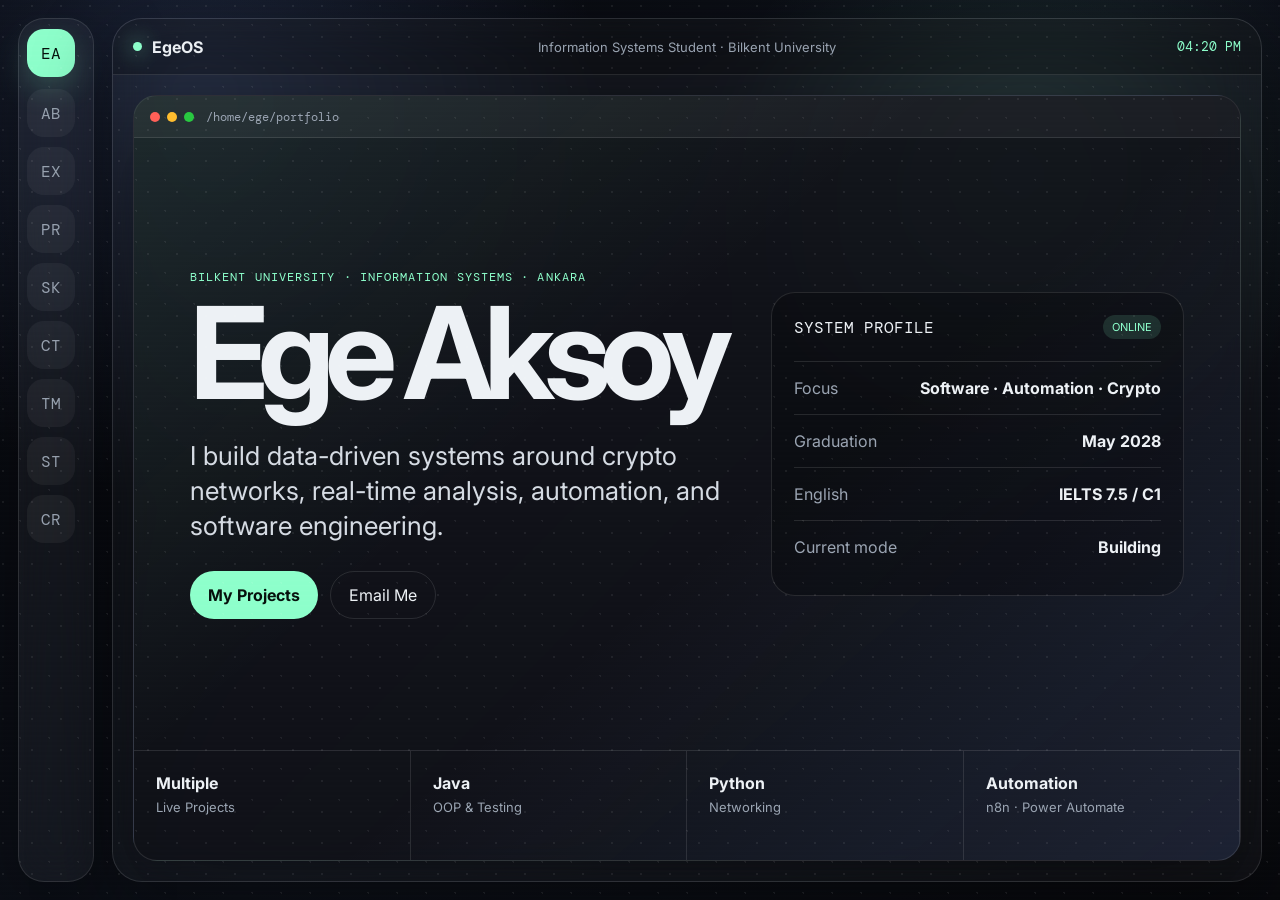
<file: static/monitor/index.html>
<!DOCTYPE html>
<html lang="en">
<head>
  <meta charset="UTF-8" />
  <meta name="viewport" content="width=device-width, initial-scale=1.0" />
  <title>EgeOS — Ege Aksoy</title>
  <meta name="description" content="EgeOS — interactive portfolio interface of Ege Aksoy, Information Systems student at Bilkent University." />
  <link rel="preconnect" href="https://fonts.googleapis.com" />
  <link rel="preconnect" href="https://fonts.gstatic.com" crossorigin />
  <link href="https://fonts.googleapis.com/css2?family=DM+Mono:wght@300;400;500&family=Inter:wght@300;400;500;600;700;800&display=swap" rel="stylesheet" />
  <link rel="stylesheet" href="style.css" />
</head>
<body>
  <div class="scanlines"></div>
  <div class="noise"></div>

  <main class="os-shell">
    <aside class="dock" aria-label="Desktop navigation">
      <button class="dock-item active" data-window="home" aria-label="Home">EA</button>
      <button class="dock-item" data-window="about" aria-label="About">AB</button>
      <button class="dock-item" data-window="experience" aria-label="Experience">EX</button>
      <button class="dock-item" data-window="projects" aria-label="Projects">PR</button>
      <button class="dock-item" data-window="skills" aria-label="Skills">SK</button>
      <button class="dock-item" data-window="contact" aria-label="Contact">CT</button>
      <button class="dock-item" data-window="terminal" aria-label="Terminal">TM</button>
      <button class="dock-item" data-window="status" aria-label="System Status">ST</button>
      <button class="dock-item" data-window="credits" aria-label="Credits">CR</button>
    </aside>

    <section class="desktop">
      <header class="topbar">
        <div class="brand">
          <span class="status-dot"></span>
          <span>EgeOS</span>
        </div>
        <div class="topbar-center">Information Systems Student · Bilkent University</div>
        <div class="clock" id="clock">00:00</div>
      </header>

      <section class="hero-window window active" id="home">
        <div class="window-bar">
          <div class="traffic">
            <span></span><span></span><span></span>
          </div>
          <span class="window-title">/home/ege/portfolio</span>
        </div>

        <div class="hero-grid">
          <div class="hero-copy">
            <p class="eyebrow">Bilkent University · Information Systems · Ankara</p>
            <h1>Ege Aksoy</h1>
            <p class="hero-lead">
              I build data-driven systems around crypto networks, real-time analysis,
              automation, and software engineering.
            </p>
            <div class="hero-actions">
              <button class="primary-action" data-window="projects">My Projects</button>
              <a class="secondary-action" href="mailto:egeaksoy@ug.bilkent.edu.tr">Email Me</a>
            </div>
          </div>

          <div class="system-card">
            <div class="system-header">
              <span class="mono">SYSTEM PROFILE</span>
              <span class="pill live">ONLINE</span>
            </div>
            <div class="metric">
              <span>Focus</span>
              <strong>Software · Automation · Crypto</strong>
            </div>
            <div class="metric">
              <span>Graduation</span>
              <strong>May 2028</strong>
            </div>
            <div class="metric">
              <span>English</span>
              <strong>IELTS 7.5 / C1</strong>
            </div>
            <div class="metric">
              <span>Current mode</span>
              <strong>Building</strong>
            </div>
          </div>
        </div>

        <div class="quick-stats">
          <div><strong>Multiple</strong><span>Live Projects</span></div>
          <div><strong>Java</strong><span>OOP & Testing</span></div>
          <div><strong>Python</strong><span>Networking</span></div>
          <div><strong>Automation</strong><span>n8n · Power Automate</span></div>
        </div>
      </section>

      <section class="window" id="about">
        <div class="window-bar"><div class="traffic"><span></span><span></span><span></span></div><span class="window-title">about.md</span></div>
        <div class="content two-col">
          <div>
            <p class="eyebrow">01 — About</p>
            <h2>Who I Am</h2>
          </div>
          <div class="rich-text">
            <p>I am an undergraduate student at Bilkent University with a strong interest in cryptocurrency systems, networking, and data analysis.</p>
            <p>I enjoy building data-driven projects that capture, analyze, and react to live information, combining software development with automation and system-level thinking.</p>
            <div class="info-table">
              <div><span>University</span><strong>Bilkent University</strong></div>
              <div><span>Department</span><strong>Computer Technologies & Information Systems</strong></div>
              <div><span>Graduation</span><strong>May 2028</strong></div>
              <div><span>IELTS</span><strong>7.5 / C1</strong></div>
            </div>
<div class="education-section">
  <p class="eyebrow">01.1 — EDUCATION</p>

  <div class="education-card">
    <h3>Bilkent University</h3>
    <span class="education-years">2023 — 2028</span>
    <p>
      Pursuing a B.Sc. in Computer Technologies and Information Systems (CTIS),
      focusing on software engineering, information systems, networking,
      databases, algorithms, and modern software development practices.
    </p>
  </div>

  <div class="education-card">
    <h3>South East Technological University (SETU)</h3>
    <span class="education-years">Erasmus+ • Fall 2026</span>
    <p>
      Exchange semester at SETU Carlow, Ireland, studying software development,
      advanced programming, cloud technologies, software engineering, and
      operating systems.
    </p>
  </div>
</div>

          </div>
        </div>
        
      </section>

      <section class="window" id="experience">
        <div class="window-bar"><div class="traffic"><span></span><span></span><span></span></div><span class="window-title">experience.log</span></div>
        <div class="content">
          <p class="eyebrow">02 — Experience</p>
          <h2>Internship Experience</h2>
          <article class="timeline-card">
            <div class="date">Jul – Aug 2025</div>
            <div>
              <h3>Information Technology Intern</h3>
              <p class="muted">Göltaş Çimento · Isparta, Turkey</p>
              <ul>
                <li>Worked with SAP ERP systems and gained practical exposure to ABAP programming.</li>
                <li>Designed automation workflows with Microsoft Power Automate and n8n.</li>
                <li>Replaced repetitive manual processes with efficient automated solutions.</li>
              </ul>
            </div>
          </article>
        </div>
      </section>

      <section class="window" id="projects">
        <div class="window-bar"><div class="traffic"><span></span><span></span><span></span></div><span class="window-title">projects/selected-work</span></div>
        <div class="content">
          <p class="eyebrow">03 — Projects</p>
          <h2>Selected Work</h2>
          <div class="project-grid">
            <article class="project-card featured">
              <span class="project-num">01</span>
              <h3>Real-Time Opportunity Detector</h3>
              <p>Java-based crypto opportunity tracker using Binance market data, anomaly detection, signal scoring, JSON history logging, and Telegram alerts.</p>
              <div class="tags"><span>Java</span><span>Maven</span><span>Binance API</span><span>Telegram Bot</span></div>
              <div class="links">
                <a href="https://egeaksoy.net/opportunitydashboard/" target="_blank" rel="noopener">Dashboard ↗</a>
                <a href="https://github.com/egeaksoy00/real-time-opportunity-detector" target="_blank" rel="noopener">GitHub ↗</a>
              </div>
            </article>

            <article class="project-card">
              <span class="project-num">02</span>
              <h3>Frontend Black Tile Game</h3>
              <p>Reaction-based browser game with countdown, dynamic tile generation, scoring, local high score storage, and GitHub Pages deployment.</p>
              <div class="tags"><span>HTML</span><span>CSS</span><span>JavaScript</span></div>
              <div class="links">
                <a href="https://egeaksoy00.github.io/frontend-black-tile-game/" target="_blank" rel="noopener">Live ↗</a>
                <a href="https://github.com/egeaksoy00/frontend-black-tile-game" target="_blank" rel="noopener">GitHub ↗</a>
              </div>
            </article>

            <article class="project-card">
              <span class="project-num">03</span>
              <h3>Selenium-Cucumber Framework</h3>
              <p>End-to-end UI test automation framework using Selenium, Cucumber, Java, Page Object Model, smoke/regression tagging, and GitHub Actions.</p>
              <div class="tags"><span>Java</span><span>Selenium</span><span>Cucumber</span><span>Maven</span></div>
              <div class="links"><a href="https://github.com/egeaksoy00/saucedemo-selenium-cucumber-framework" target="_blank" rel="noopener">GitHub ↗</a></div>
            </article>

            <article class="project-card">
              <span class="project-num">04</span>
              <h3>Court Reservation System</h3>
              <p>Java Swing desktop application for viewing available courts and creating bookings through an OOP-based interactive interface.</p>
              <div class="tags"><span>Java</span><span>OOP</span><span>Swing</span></div>
              <div class="links"><a href="https://github.com/egeaksoy00/court-reservation" target="_blank" rel="noopener">GitHub ↗</a></div>
            </article>

            <article class="project-card">
              <span class="project-num">05</span>
              <h3>Cryptography Collection</h3>
              <p>Educational Java implementations of Caesar Cipher, Vigenère Cipher, brute-force tools, and classical encryption experiments.</p>
              <div class="tags"><span>Java</span><span>Algorithms</span></div>
              <div class="links"><a href="https://github.com/egeaksoy00/Cryptography" target="_blank" rel="noopener">GitHub ↗</a></div>
            </article>

            <article class="project-card">
              <span class="project-num">06</span>
              <h3>Basic Network Sniffer</h3>
              <p>Python and Scapy packet sniffer for protocol-level packet analysis, real-time logging, and networking practice.</p>
              <div class="tags"><span>Python</span><span>Scapy</span><span>Networking</span></div>
              <div class="links"><a href="https://github.com/egeaksoy00/basic-network-sniffer" target="_blank" rel="noopener">GitHub ↗</a></div>
            </article>

            <article class="project-card">
              <span class="project-num">07</span>
              <h3>BudgetBuddy</h3>
              <p>Student-focused budgeting app concept designed to track daily, weekly, and monthly expenses through a clean interface.</p>
              <div class="tags"><span>Figma</span><span>React Native</span><span>Firebase</span></div>
            </article>

            <article class="project-card">
              <span class="project-num">08</span>
              <h3>DriveEase Car Rental System</h3>
              <p>Multi-page car rental management web app using vanilla JavaScript, DOM manipulation, LocalStorage, and responsive UI.</p>
              <div class="tags"><span>HTML</span><span>CSS</span><span>JavaScript</span><span>Bootstrap</span></div>
              <div class="links">
                <a href="https://egeaksoy00.github.io/car-rental-project/" target="_blank" rel="noopener">Live ↗</a>
                <a href="https://github.com/egeaksoy00/car-rental-project" target="_blank" rel="noopener">GitHub ↗</a>
              </div>
            </article>
          </div>
        </div>
      </section>

      <section class="window" id="skills">
        <div class="window-bar"><div class="traffic"><span></span><span></span><span></span></div><span class="window-title">skills.json</span></div>
        <div class="content">
          <p class="eyebrow">04 — Skills</p>
          <h2>Tech Stack</h2>
          <div class="skills-grid">
            <div><h3>Languages</h3><p>Java · Python · JavaScript · HTML · CSS · C</p></div>
            <div><h3>Concepts</h3><p>OOP · Data Structures · Algorithms · Networking · Packet Analysis · Automation</p></div>
            <div><h3>Tools</h3><p>Git · GitHub · Java Swing · n8n · Power Automate · Maven · Selenium</p></div>
          </div>
        </div>
      </section>

      <section class="window" id="contact">
        <div class="window-bar"><div class="traffic"><span></span><span></span><span></span></div><span class="window-title">contact.sh</span></div>
        <div class="content contact-content">
          <p class="eyebrow">05 — Contact</p>
          <h2>Let's Connect</h2>
          <p class="muted">Open to collaborations, projects, and opportunities.</p>
          <div class="contact-list">
            <a href="mailto:egeaksoy@ug.bilkent.edu.tr"><span>Email</span><strong>egeaksoy@ug.bilkent.edu.tr ↗</strong></a>
            <a href="https://github.com/egeaksoy00" target="_blank" rel="noopener"><span>GitHub</span><strong>github.com/egeaksoy00 ↗</strong></a>
            <a href="https://www.linkedin.com/in/egeaksoy00/" target="_blank" rel="noopener"><span>LinkedIn</span><strong>linkedin.com/in/egeaksoy00 ↗</strong></a>
          </div>
        </div>
      </section>

      <section class="window" id="terminal">
  <div class="window-bar"><div class="traffic"><span></span><span></span><span></span></div><span class="window-title">terminal.exe</span></div>
  <div class="content terminal-content">
    <p class="eyebrow">Terminal App</p>
    <div class="terminal-box" id="terminalBox">
      <p><span class="prompt">user@egeos:~$</span> type <b>help</b></p>
    </div>
    <div class="terminal-input-row">
      <span class="prompt">user@egeos:~$</span>
      <input id="terminalInput" type="text" autocomplete="off" placeholder="help" />
    </div>
  </div>
</section>

<section class="window" id="status">
  <div class="window-bar"><div class="traffic"><span></span><span></span><span></span></div><span class="window-title">system-status.json</span></div>
  <div class="content">
    <p class="eyebrow">Live System Status</p>
    <h2>System Status</h2>
    <div class="status-grid">
      <div><span>Student</span><strong>ONLINE</strong></div>
      <div><span>Projects</span><strong>ACTIVE</strong></div>
      <div><span>Coffee</span><strong>LOW</strong></div>
      <div><span>Sleep</span><strong>CRITICAL</strong></div>
      <div><span>Motivation</span><strong>HIGH</strong></div>
      <div><span>Money Mode</span><strong>ENABLED</strong></div>
    </div>
  </div>
</section>

<section class="window" id="credits">
  <div class="window-bar"><div class="traffic"><span></span><span></span><span></span></div><span class="window-title">credits.md</span></div>
  <div class="content credits-content">
    <p class="eyebrow">Special Thanks</p>
    <h2>Credits</h2>
    <p>
      This interactive portfolio experience is inspired by Henry Heffernan’s original
      portfolio concept and open-source work.
    </p>
    <p>
      Special thanks to Henry Heffernan for making the original project publicly available.
    </p>
    <div class="credits-links">
      <a href="https://henryheffernan.com/" target="_blank" rel="noopener">Henry’s Website ↗</a>
      <a href="https://github.com/henryjeff/portfolio-website" target="_blank" rel="noopener">Original 3D Portfolio Repo ↗</a>
    </div>
  </div>
</section>
    </section>
  </main>

  <script src="script.js"></script>
</body>
</html>
</file>
<file: static/monitor/style.css>
:root {
  --bg: #06070a;
  --panel: rgba(16, 18, 24, 0.82);
  --panel-strong: rgba(23, 26, 34, 0.94);
  --line: rgba(255, 255, 255, 0.11);
  --text: #edf1f5;
  --muted: #9aa4b2;
  --accent: #8dffcb;
  --accent-2: #7aa2ff;
  --warning: #ffd36a;
  --shadow: 0 28px 80px rgba(0, 0, 0, 0.45);
}

* {
  box-sizing: border-box;
}

html,
body {
  margin: 0;
  min-height: 100%;
  background:
    radial-gradient(circle at 15% 10%, rgba(122, 162, 255, 0.18), transparent 30%),
    radial-gradient(circle at 80% 20%, rgba(141, 255, 203, 0.12), transparent 25%),
    linear-gradient(135deg, #05060a, #0d111a 52%, #08090d);
  color: var(--text);
  font-family: Inter, system-ui, sans-serif;
  overflow: hidden;
}

a,
button {
  font: inherit;
}

a {
  color: inherit;
}

button {
  border: 0;
  cursor: pointer;
}

.mono,
.eyebrow,
.window-title,
.dock-item,
.clock {
  font-family: "DM Mono", monospace;
}

.scanlines,
.noise {
  pointer-events: none;
  position: fixed;
  inset: 0;
  z-index: 50;
}

.scanlines {
  background: repeating-linear-gradient(
    to bottom,
    rgba(255,255,255,0.035),
    rgba(255,255,255,0.035) 1px,
    transparent 2px,
    transparent 5px
  );
  mix-blend-mode: overlay;
  opacity: 0.35;
}

.noise {
  opacity: 0.07;
  background-image:
    radial-gradient(circle at 10% 20%, #fff 0 1px, transparent 1px),
    radial-gradient(circle at 70% 80%, #fff 0 1px, transparent 1px);
  background-size: 29px 31px;
}

.os-shell {
  width: 100vw;
  height: 100vh;
  display: grid;
  grid-template-columns: 76px 1fr;
  padding: 18px;
  gap: 18px;
}

.dock {
  height: calc(100vh - 36px);
  padding: 12px 8px;
  border: 1px solid var(--line);
  background: rgba(255, 255, 255, 0.045);
  border-radius: 26px;
  backdrop-filter: blur(22px);
  display: flex;
  flex-direction: column;
  gap: 10px;
  box-shadow: var(--shadow);
}

.dock-item {
  width: 48px;
  height: 48px;
  border-radius: 17px;
  color: var(--muted);
  background: rgba(255,255,255,0.05);
  border: 1px solid transparent;
  transition: 180ms ease;
}

.dock-item:hover,
.dock-item.active {
  color: #06100c;
  background: var(--accent);
  transform: translateY(-2px);
  box-shadow: 0 12px 30px rgba(141, 255, 203, 0.2);
}

.desktop {
  min-width: 0;
  height: calc(100vh - 36px);
  position: relative;
  border: 1px solid var(--line);
  background: rgba(255,255,255,0.035);
  border-radius: 30px;
  backdrop-filter: blur(20px);
  overflow: hidden;
  box-shadow: var(--shadow);
}

.topbar {
  height: 56px;
  padding: 0 20px;
  border-bottom: 1px solid var(--line);
  background: rgba(0,0,0,0.22);
  display: grid;
  grid-template-columns: 1fr auto 1fr;
  align-items: center;
  gap: 16px;
}

.brand {
  display: flex;
  align-items: center;
  gap: 10px;
  font-weight: 700;
}

.status-dot {
  width: 9px;
  height: 9px;
  background: var(--accent);
  border-radius: 50%;
  box-shadow: 0 0 22px var(--accent);
}

.topbar-center {
  color: var(--muted);
  font-size: 13px;
}

.clock {
  justify-self: end;
  color: var(--accent);
  font-size: 13px;
}

.window {
  position: absolute;
  inset: 76px 20px 20px 20px;
  display: none;
  border: 1px solid var(--line);
  border-radius: 24px;
  background: var(--panel);
  overflow: hidden;
  box-shadow: 0 30px 90px rgba(0,0,0,0.33);
}

.window.active {
  display: block;
  animation: openWindow 260ms ease both;
}

@keyframes openWindow {
  from { opacity: 0; transform: translateY(14px) scale(0.985); }
  to { opacity: 1; transform: none; }
}

.window-bar {
  height: 42px;
  border-bottom: 1px solid var(--line);
  background: rgba(255,255,255,0.045);
  display: flex;
  align-items: center;
  gap: 12px;
  padding: 0 16px;
}

.traffic {
  display: flex;
  gap: 7px;
}

.traffic span {
  width: 10px;
  height: 10px;
  border-radius: 50%;
}

.traffic span:nth-child(1) { background: #ff5f57; }
.traffic span:nth-child(2) { background: #ffbd2e; }
.traffic span:nth-child(3) { background: #28c840; }

.window-title {
  color: var(--muted);
  font-size: 12px;
}

.hero-window {
  background:
    linear-gradient(140deg, rgba(141,255,203,0.09), transparent 40%),
    linear-gradient(320deg, rgba(122,162,255,0.12), transparent 45%),
    var(--panel);
}

.hero-grid {
  height: calc(100% - 42px - 110px);
  display: grid;
  grid-template-columns: 1.15fr 0.85fr;
  gap: 22px;
  align-items: center;
  padding: 56px;
}

.eyebrow {
  color: var(--accent);
  letter-spacing: 0.09em;
  text-transform: uppercase;
  font-size: 12px;
}

h1,
h2,
h3,
p {
  margin-top: 0;
}

h1 {
  font-size: clamp(64px, 10vw, 136px);
  line-height: 0.88;
  margin-bottom: 28px;
  letter-spacing: -0.08em;
}

h2 {
  font-size: clamp(44px, 6vw, 86px);
  line-height: 0.95;
  letter-spacing: -0.06em;
  margin-bottom: 28px;
}

h3 {
  font-size: 22px;
  margin-bottom: 10px;
}

.hero-lead {
  max-width: 680px;
  color: #d5dbe3;
  font-size: clamp(18px, 2.2vw, 26px);
  line-height: 1.35;
}

.hero-actions {
  display: flex;
  gap: 12px;
  margin-top: 28px;
}

.primary-action,
.secondary-action {
  padding: 13px 18px;
  border-radius: 999px;
  text-decoration: none;
  transition: 180ms ease;
}

.primary-action {
  background: var(--accent);
  color: #06100c;
  font-weight: 700;
}

.secondary-action {
  border: 1px solid var(--line);
  color: var(--text);
}

.primary-action:hover,
.secondary-action:hover {
  transform: translateY(-2px);
}

.system-card {
  border: 1px solid var(--line);
  background: rgba(0,0,0,0.24);
  border-radius: 24px;
  padding: 22px;
}

.system-header,
.metric,
.info-table div,
.contact-list a {
  display: flex;
  justify-content: space-between;
  gap: 18px;
  align-items: center;
}

.system-header {
  margin-bottom: 22px;
}

.pill {
  padding: 5px 9px;
  border-radius: 999px;
  font-size: 11px;
}

.live {
  background: rgba(141,255,203,0.13);
  color: var(--accent);
}

.metric {
  padding: 16px 0;
  border-top: 1px solid var(--line);
}

.metric span,
.info-table span,
.muted {
  color: var(--muted);
}

.quick-stats {
  height: 110px;
  border-top: 1px solid var(--line);
  display: grid;
  grid-template-columns: repeat(4, 1fr);
}

.quick-stats div {
  padding: 22px;
  border-right: 1px solid var(--line);
}

.quick-stats strong,
.quick-stats span {
  display: block;
}

.quick-stats span {
  color: var(--muted);
  margin-top: 6px;
  font-size: 13px;
}

.content {
  height: calc(100% - 42px);
  overflow: auto;
  padding: 46px;
}

.two-col {
  display: grid;
  grid-template-columns: 0.7fr 1.3fr;
  gap: 44px;
}

.rich-text {
  max-width: 760px;
  color: #d4dae2;
  font-size: 19px;
  line-height: 1.65;
}

.info-table {
  margin-top: 26px;
  border: 1px solid var(--line);
  border-radius: 18px;
  overflow: hidden;
}

.info-table div {
  padding: 15px 18px;
  border-bottom: 1px solid var(--line);
}

.info-table div:last-child {
  border-bottom: 0;
}

.timeline-card {
  display: grid;
  grid-template-columns: 150px 1fr;
  gap: 26px;
  border: 1px solid var(--line);
  border-radius: 22px;
  padding: 26px;
  background: rgba(255,255,255,0.035);
  max-width: 900px;
}

.date {
  font-family: "DM Mono", monospace;
  color: var(--accent);
}

.timeline-card li {
  margin-bottom: 8px;
  color: #d4dae2;
}

.project-grid {
  display: grid;
  grid-template-columns: repeat(2, minmax(0, 1fr));
  gap: 18px;
}

.project-card {
  position: relative;
  min-height: 260px;
  border: 1px solid var(--line);
  border-radius: 22px;
  padding: 24px;
  background:
    radial-gradient(circle at 95% 0%, rgba(122,162,255,0.12), transparent 35%),
    rgba(255,255,255,0.035);
  transition: 180ms ease;
}

.project-card:hover {
  transform: translateY(-4px);
  border-color: rgba(141,255,203,0.4);
}

.project-card.featured {
  grid-column: span 2;
  min-height: 230px;
  background:
    radial-gradient(circle at 80% 20%, rgba(141,255,203,0.16), transparent 35%),
    rgba(255,255,255,0.045);
}

.project-num {
  font-family: "DM Mono", monospace;
  color: var(--accent);
  font-size: 12px;
}

.project-card p {
  color: #cbd3dd;
  line-height: 1.55;
}

.tags {
  display: flex;
  flex-wrap: wrap;
  gap: 7px;
  margin: 18px 0;
}

.tags span {
  padding: 6px 9px;
  border: 1px solid var(--line);
  border-radius: 999px;
  color: var(--muted);
  font-size: 12px;
}

.links {
  display: flex;
  flex-wrap: wrap;
  gap: 14px;
}

.links a {
  color: var(--accent);
  text-decoration: none;
  font-family: "DM Mono", monospace;
  font-size: 13px;
}

.skills-grid {
  display: grid;
  grid-template-columns: repeat(3, 1fr);
  gap: 18px;
}

.skills-grid > div {
  border: 1px solid var(--line);
  border-radius: 22px;
  padding: 24px;
  background: rgba(255,255,255,0.035);
}

.skills-grid p {
  color: #cbd3dd;
  line-height: 1.7;
}

.contact-content {
  max-width: 900px;
}

.contact-list {
  margin-top: 28px;
  border: 1px solid var(--line);
  border-radius: 22px;
  overflow: hidden;
}

.contact-list a {
  padding: 20px 22px;
  text-decoration: none;
  border-bottom: 1px solid var(--line);
  transition: 160ms ease;
}

.contact-list a:last-child {
  border-bottom: 0;
}

.contact-list a:hover {
  background: rgba(141,255,203,0.08);
}

.contact-list span {
  color: var(--muted);
}

.contact-list strong {
  color: var(--text);
}

@media (max-width: 860px) {
  body {
    overflow: auto;
  }

  .os-shell {
    min-height: 100vh;
    height: auto;
    grid-template-columns: 1fr;
    padding: 12px;
  }

  .dock {
    height: auto;
    flex-direction: row;
    justify-content: center;
    position: sticky;
    top: 12px;
    z-index: 20;
  }

  .desktop {
    height: auto;
    min-height: 100vh;
  }

  .topbar {
    grid-template-columns: 1fr auto;
  }

  .topbar-center {
    display: none;
  }

  .window {
    position: relative;
    inset: auto;
    margin: 14px;
    min-height: 80vh;
  }

  .window:not(.active) {
    display: none;
  }

  .hero-grid,
  .two-col,
  .project-grid,
  .skills-grid,
  .timeline-card {
    grid-template-columns: 1fr;
  }

  .hero-grid,
  .content {
    padding: 28px;
  }

  .quick-stats {
    height: auto;
    grid-template-columns: 1fr 1fr;
  }

  .project-card.featured {
    grid-column: span 1;
  }
}

.welcome-screen {
  width: 100%;
  height: 100%;
  min-height: 100vh;
  display: grid;
  place-items: center;
  padding: 48px;
  background:
    radial-gradient(circle at top left, rgba(141, 255, 203, 0.16), transparent 35%),
    radial-gradient(circle at bottom right, rgba(122, 162, 255, 0.18), transparent 40%),
    #06070a;
  color: var(--text);
}

.welcome-card {
  max-width: 720px;
  padding: 44px;
  border: 1px solid var(--line);
  border-radius: 28px;
  background: rgba(16, 18, 24, 0.82);
  box-shadow: var(--shadow);
  text-align: left;
}

.welcome-kicker {
  font-family: "DM Mono", monospace;
  color: var(--accent);
  text-transform: uppercase;
  letter-spacing: 0.12em;
  font-size: 12px;
  margin-bottom: 18px;
}

.welcome-card h1 {
  font-size: clamp(48px, 8vw, 96px);
  line-height: 0.9;
  letter-spacing: -0.07em;
  margin-bottom: 24px;
}

.welcome-card p {
  color: #cbd3dd;
  font-size: 20px;
  line-height: 1.55;
}

.enter-os-button {
  margin-top: 28px;
  padding: 14px 20px;
  border-radius: 999px;
  background: var(--accent);
  color: #06100c;
  font-weight: 800;
  cursor: pointer;
}

.enter-os-button:hover {
  transform: translateY(-2px);
}

.terminal-box {
  min-height: 280px;
  border: 1px solid var(--line);
  border-radius: 20px;
  background: rgba(0, 0, 0, 0.38);
  padding: 22px;
  font-family: "DM Mono", monospace;
  color: #d7ffe9;
  overflow: auto;
}

.prompt {
  color: var(--accent);
  font-family: "DM Mono", monospace;
}

.terminal-input-row {
  margin-top: 14px;
  display: flex;
  align-items: center;
  gap: 10px;
  border: 1px solid var(--line);
  border-radius: 999px;
  background: rgba(0, 0, 0, 0.25);
  padding: 12px 16px;
}

#terminalInput {
  flex: 1;
  background: transparent;
  color: var(--text);
  border: 0;
  outline: none;
  font-family: "DM Mono", monospace;
}

.status-grid {
  display: grid;
  grid-template-columns: repeat(3, 1fr);
  gap: 18px;
}

.status-grid div {
  border: 1px solid var(--line);
  border-radius: 22px;
  padding: 24px;
  background: rgba(255, 255, 255, 0.035);
}

.status-grid span {
  display: block;
  color: var(--muted);
  margin-bottom: 10px;
}

.status-grid strong {
  color: var(--accent);
  font-family: "DM Mono", monospace;
}

.credits-content {
  max-width: 850px;
}

.credits-content p {
  color: #cbd3dd;
  font-size: 20px;
  line-height: 1.6;
}

.credits-links {
  margin-top: 28px;
  display: flex;
  flex-wrap: wrap;
  gap: 14px;
}

.credits-links a {
  padding: 13px 18px;
  border-radius: 999px;
  border: 1px solid var(--line);
  color: var(--accent);
  text-decoration: none;
  font-family: "DM Mono", monospace;
}

.erasmus-card {
  margin-top: 28px;
  border: 1px solid var(--line);
  border-radius: 24px;
  overflow: hidden;
  background:
    radial-gradient(circle at 20% 40%, rgba(141,255,203,.14), transparent 30%),
    radial-gradient(circle at 80% 55%, rgba(122,162,255,.18), transparent 35%),
    rgba(255,255,255,.03);
}

.erasmus-content {
  padding: 24px;
}

.erasmus-label {
  color: var(--accent);
  font-size: 12px;
  text-transform: uppercase;
  letter-spacing: .12em;
}

.erasmus-content h3 {
  margin: 10px 0;
}

.erasmus-content p {
  color: var(--muted);
  line-height: 1.6;
}

.education-section {
  margin-top: 24px;
}

.education-section .eyebrow {
  margin: 0 0 12px 0;
  text-align: left;
}

.education-card {
  margin-bottom: 28px;
}
</file>
